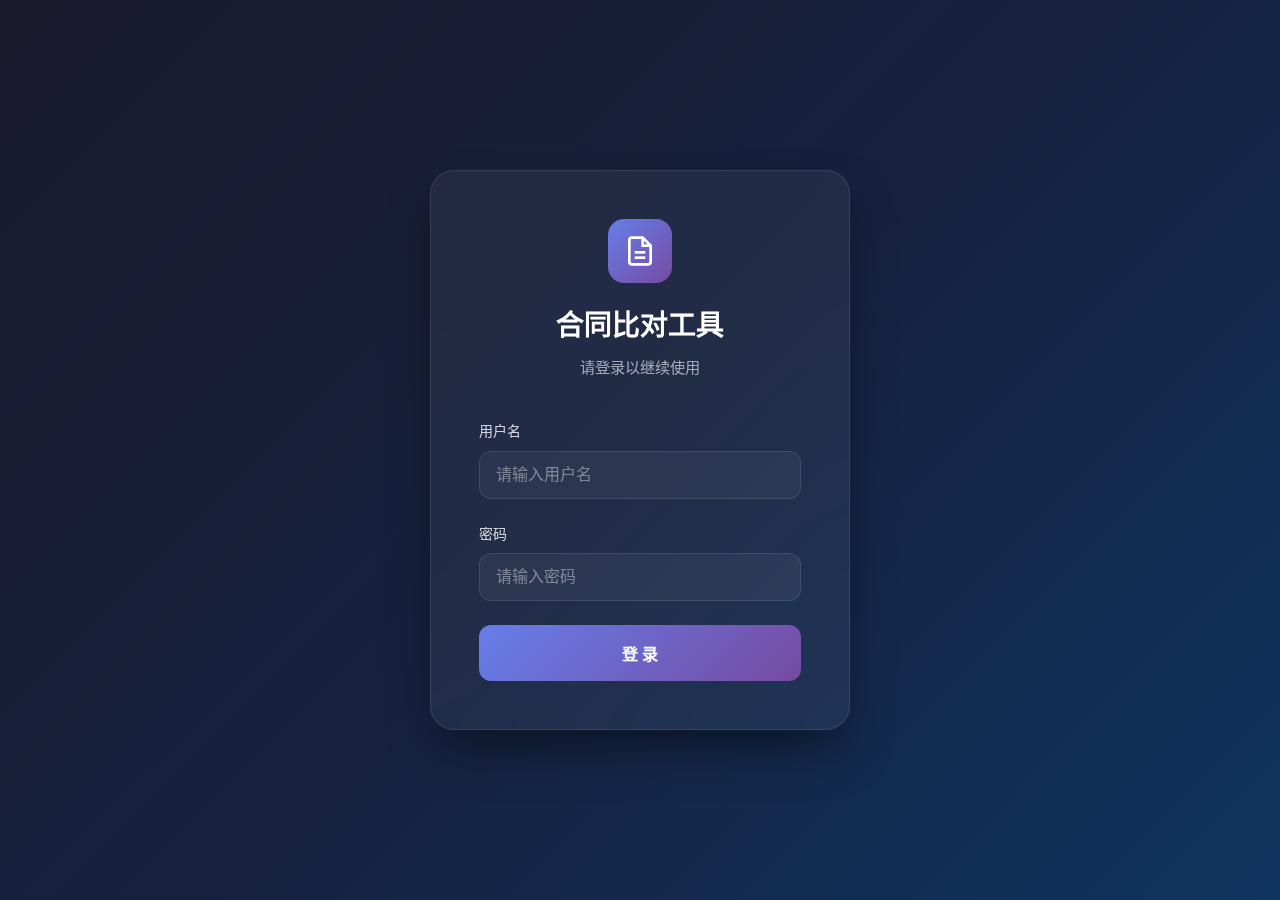
<file: login.html>
<!DOCTYPE html>
<html lang="zh-CN">
<head>
    <meta charset="UTF-8">
    <meta name="viewport" content="width=device-width, initial-scale=1.0">
    <title>登录 - 合同比对工具</title>
    <link rel="stylesheet" href="styles.css">
    <link href="https://fonts.googleapis.com/css2?family=Inter:wght@400;500;600;700&display=swap" rel="stylesheet">
    <style>
        .login-container {
            min-height: 100vh;
            display: flex;
            align-items: center;
            justify-content: center;
            background: linear-gradient(135deg, #1a1a2e 0%, #16213e 50%, #0f3460 100%);
        }

        .login-card {
            background: rgba(255, 255, 255, 0.05);
            backdrop-filter: blur(20px);
            border: 1px solid rgba(255, 255, 255, 0.1);
            border-radius: 24px;
            padding: 48px;
            width: 100%;
            max-width: 420px;
            box-shadow: 0 25px 50px -12px rgba(0, 0, 0, 0.5);
        }

        .login-header {
            text-align: center;
            margin-bottom: 40px;
        }

        .login-logo {
            width: 64px;
            height: 64px;
            margin: 0 auto 20px;
            background: linear-gradient(135deg, #667eea 0%, #764ba2 100%);
            border-radius: 16px;
            display: flex;
            align-items: center;
            justify-content: center;
        }

        .login-logo svg {
            color: white;
        }

        .login-title {
            font-size: 1.75rem;
            font-weight: 700;
            color: white;
            margin-bottom: 8px;
        }

        .login-subtitle {
            color: rgba(255, 255, 255, 0.6);
            font-size: 0.95rem;
        }

        .form-group {
            margin-bottom: 24px;
        }

        .form-label {
            display: block;
            color: rgba(255, 255, 255, 0.8);
            font-size: 0.875rem;
            font-weight: 500;
            margin-bottom: 8px;
        }

        .form-input {
            width: 100%;
            padding: 14px 16px;
            background: rgba(255, 255, 255, 0.05);
            border: 1px solid rgba(255, 255, 255, 0.1);
            border-radius: 12px;
            color: white;
            font-size: 1rem;
            transition: all 0.3s ease;
            box-sizing: border-box;
        }

        .form-input:focus {
            outline: none;
            border-color: #667eea;
            background: rgba(255, 255, 255, 0.08);
            box-shadow: 0 0 0 3px rgba(102, 126, 234, 0.2);
        }

        .form-input::placeholder {
            color: rgba(255, 255, 255, 0.4);
        }

        .login-btn {
            width: 100%;
            padding: 16px;
            background: linear-gradient(135deg, #667eea 0%, #764ba2 100%);
            border: none;
            border-radius: 12px;
            color: white;
            font-size: 1rem;
            font-weight: 600;
            cursor: pointer;
            transition: all 0.3s ease;
        }

        .login-btn:hover {
            transform: translateY(-2px);
            box-shadow: 0 10px 30px rgba(102, 126, 234, 0.4);
        }

        .login-btn:disabled {
            opacity: 0.6;
            cursor: not-allowed;
            transform: none;
        }

        .error-message {
            background: rgba(239, 68, 68, 0.1);
            border: 1px solid rgba(239, 68, 68, 0.3);
            border-radius: 8px;
            padding: 12px 16px;
            color: #f87171;
            font-size: 0.875rem;
            margin-bottom: 24px;
            display: none;
        }

        .error-message.show {
            display: block;
        }
    </style>
</head>
<body>
    <div class="login-container">
        <div class="login-card">
            <div class="login-header">
                <div class="login-logo">
                    <svg width="32" height="32" viewBox="0 0 24 24" fill="none" stroke="currentColor" stroke-width="2">
                        <path d="M14 2H6a2 2 0 0 0-2 2v16a2 2 0 0 0 2 2h12a2 2 0 0 0 2-2V8z"></path>
                        <polyline points="14 2 14 8 20 8"></polyline>
                        <line x1="16" y1="13" x2="8" y2="13"></line>
                        <line x1="16" y1="17" x2="8" y2="17"></line>
                    </svg>
                </div>
                <h1 class="login-title">合同比对工具</h1>
                <p class="login-subtitle">请登录以继续使用</p>
            </div>

            <div class="error-message" id="error-message"></div>

            <form id="login-form">
                <div class="form-group">
                    <label class="form-label" for="username">用户名</label>
                    <input type="text" class="form-input" id="username" name="username" placeholder="请输入用户名" required>
                </div>

                <div class="form-group">
                    <label class="form-label" for="password">密码</label>
                    <input type="password" class="form-input" id="password" name="password" placeholder="请输入密码" required>
                </div>

                <button type="submit" class="login-btn" id="login-btn">登 录</button>
            </form>
        </div>
    </div>

    <script>
        const API_BASE = '/api';

        document.getElementById('login-form').addEventListener('submit', async (e) => {
            e.preventDefault();

            const username = document.getElementById('username').value;
            const password = document.getElementById('password').value;
            const loginBtn = document.getElementById('login-btn');
            const errorMsg = document.getElementById('error-message');

            loginBtn.disabled = true;
            loginBtn.textContent = '登录中...';
            errorMsg.classList.remove('show');

            try {
                const response = await fetch(`${API_BASE}/auth/login`, {
                    method: 'POST',
                    headers: {
                        'Content-Type': 'application/json',
                    },
                    body: JSON.stringify({ username, password }),
                });

                const data = await response.json();

                if (!response.ok) {
                    throw new Error(data.error || '登录失败');
                }

                // Save token and user info
                localStorage.setItem('auth_token', data.token);
                localStorage.setItem('auth_expires', data.expires_at);
                localStorage.setItem('auth_username', data.username);
                localStorage.setItem('auth_tenant', data.tenant);

                // Redirect to main page
                window.location.href = '/index.html';
            } catch (error) {
                errorMsg.textContent = error.message;
                errorMsg.classList.add('show');
            } finally {
                loginBtn.disabled = false;
                loginBtn.textContent = '登 录';
            }
        });

        // Check if already logged in
        const token = localStorage.getItem('auth_token');
        const expires = localStorage.getItem('auth_expires');
        if (token && expires && new Date(expires) > new Date()) {
            window.location.href = '/index.html';
        }
    </script>
</body>
</html>
</file>
<file: styles.css>
/* ===== CSS Variables & Reset ===== */
:root {
    --bg-primary: #0f0f1a;
    --bg-secondary: #1a1a2e;
    --bg-card: #232340;
    --bg-hover: #2a2a4a;

    --text-primary: #ffffff;
    --text-secondary: #a0a0b8;
    --text-muted: #6b6b80;

    --accent-primary: #6366f1;
    --accent-secondary: #818cf8;
    --accent-glow: rgba(99, 102, 241, 0.3);

    --success: #22c55e;
    --success-bg: rgba(34, 197, 94, 0.15);
    --success-border: rgba(34, 197, 94, 0.3);

    --danger: #ef4444;
    --danger-bg: rgba(239, 68, 68, 0.15);
    --danger-border: rgba(239, 68, 68, 0.3);

    --warning: #f59e0b;
    --warning-bg: rgba(245, 158, 11, 0.15);

    --border-color: #2a2a4a;
    --border-radius: 12px;
    --border-radius-lg: 16px;

    --shadow-sm: 0 2px 8px rgba(0, 0, 0, 0.2);
    --shadow-md: 0 4px 20px rgba(0, 0, 0, 0.3);
    --shadow-lg: 0 8px 40px rgba(0, 0, 0, 0.4);

    --transition: all 0.3s ease;
}

* {
    margin: 0;
    padding: 0;
    box-sizing: border-box;
}

body {
    font-family: 'Inter', -apple-system, BlinkMacSystemFont, 'Segoe UI', Roboto, sans-serif;
    background: var(--bg-primary);
    color: var(--text-primary);
    min-height: 100vh;
    line-height: 1.6;
}

/* ===== App Container ===== */
.app-container {
    max-width: 1400px;
    margin: 0 auto;
    padding: 2rem;
}

/* ===== Header ===== */
.header {
    text-align: center;
    margin-bottom: 3rem;
    padding: 2rem 0;
}

.logo {
    display: flex;
    align-items: center;
    justify-content: center;
    gap: 1rem;
    margin-bottom: 0.5rem;
}

.logo svg {
    color: var(--accent-primary);
    filter: drop-shadow(0 0 10px var(--accent-glow));
}

.logo h1 {
    font-size: 2rem;
    font-weight: 700;
    background: linear-gradient(135deg, var(--accent-primary), var(--accent-secondary));
    -webkit-background-clip: text;
    -webkit-text-fill-color: transparent;
    background-clip: text;
}

.subtitle {
    color: var(--text-secondary);
    font-size: 1rem;
}

/* ===== Header Right Section ===== */
.header-right {
    display: flex;
    flex-direction: column;
    align-items: center;
    gap: 0.5rem;
}

.user-info {
    display: flex;
    align-items: center;
    gap: 1rem;
    margin-top: 0.5rem;
    padding: 0.5rem 1rem;
    background: rgba(99, 102, 241, 0.1);
    border-radius: 8px;
    border: 1px solid rgba(99, 102, 241, 0.2);
}

.user-info span {
    color: var(--text-secondary);
    font-size: 0.875rem;
}

.logout-btn {
    padding: 0.375rem 0.75rem;
    font-size: 0.75rem;
    font-weight: 500;
    color: var(--danger);
    background: rgba(239, 68, 68, 0.1);
    border: 1px solid rgba(239, 68, 68, 0.3);
    border-radius: 6px;
    cursor: pointer;
    transition: var(--transition);
}

.logout-btn:hover {
    background: rgba(239, 68, 68, 0.2);
    border-color: var(--danger);
}

/* ===== Upload Section ===== */
.upload-section {
    margin-bottom: 2rem;
}

.upload-grid {
    display: grid;
    grid-template-columns: 1fr auto 1fr;
    gap: 2rem;
    align-items: center;
    margin-bottom: 2rem;
}

.upload-card {
    background: var(--bg-card);
    border: 2px dashed var(--border-color);
    border-radius: var(--border-radius-lg);
    padding: 3rem 2rem;
    text-align: center;
    cursor: pointer;
    transition: var(--transition);
    position: relative;
    overflow: hidden;
}

.upload-card::before {
    content: '';
    position: absolute;
    top: 0;
    left: 0;
    right: 0;
    bottom: 0;
    background: linear-gradient(135deg, var(--accent-glow), transparent);
    opacity: 0;
    transition: var(--transition);
}

.upload-card:hover {
    border-color: var(--accent-primary);
    transform: translateY(-4px);
    box-shadow: var(--shadow-lg);
}

.upload-card:hover::before {
    opacity: 1;
}

.upload-card.has-file {
    border-style: solid;
    border-color: var(--success);
    background: var(--success-bg);
}

.upload-card.processing {
    border-style: solid;
    border-color: var(--accent-primary);
    background: rgba(99, 102, 241, 0.1);
}

/* ===== Progress Bar ===== */
.progress-container {
    margin-top: 1rem;
    width: 100%;
}

.progress-bar {
    width: 100%;
    height: 8px;
    background: var(--bg-secondary);
    border-radius: 4px;
    overflow: hidden;
    margin-bottom: 0.5rem;
}

.progress-fill {
    height: 100%;
    background: linear-gradient(90deg, var(--accent-primary), var(--accent-secondary));
    border-radius: 4px;
    width: 0%;
    transition: width 0.3s ease;
    animation: pulse-progress 1.5s ease-in-out infinite;
}

@keyframes pulse-progress {

    0%,
    100% {
        opacity: 1;
    }

    50% {
        opacity: 0.7;
    }
}

.progress-text {
    font-size: 0.75rem;
    color: var(--text-secondary);
}

.upload-icon {
    color: var(--text-muted);
    margin-bottom: 1rem;
    transition: var(--transition);
}

.upload-card:hover .upload-icon {
    color: var(--accent-primary);
    transform: translateY(-4px);
}

.upload-card h3 {
    font-size: 1.25rem;
    font-weight: 600;
    margin-bottom: 0.5rem;
}

.upload-hint {
    color: var(--text-muted);
    font-size: 0.875rem;
}

.file-info {
    margin-top: 1rem;
    padding: 0.75rem 1rem;
    background: var(--bg-secondary);
    border-radius: var(--border-radius);
    font-size: 0.875rem;
    color: var(--success);
    display: none;
}

.file-info.show {
    display: block;
}

/* Contract ID Display */
.contract-id {
    margin-top: 0.5rem;
    font-size: 0.75rem;
    font-family: 'Monaco', 'Menlo', monospace;
    color: var(--text-muted);
    cursor: pointer;
    opacity: 0.7;
}

.contract-id:hover {
    opacity: 1;
    color: var(--accent-primary);
}

.contract-id:empty {
    display: none;
}

.compare-arrow {
    color: var(--text-muted);
    animation: pulse 2s infinite;
}

@keyframes pulse {

    0%,
    100% {
        opacity: 0.5;
        transform: scale(1);
    }

    50% {
        opacity: 1;
        transform: scale(1.1);
    }
}

/* ===== Compare Button ===== */
.compare-btn {
    display: flex;
    align-items: center;
    justify-content: center;
    gap: 0.75rem;
    width: 100%;
    max-width: 300px;
    margin: 0 auto;
    padding: 1rem 2rem;
    font-size: 1.125rem;
    font-weight: 600;
    color: white;
    background: linear-gradient(135deg, var(--accent-primary), var(--accent-secondary));
    border: none;
    border-radius: var(--border-radius);
    cursor: pointer;
    transition: var(--transition);
    box-shadow: 0 4px 20px var(--accent-glow);
}

.compare-btn:hover:not(:disabled) {
    transform: translateY(-2px);
    box-shadow: 0 8px 30px var(--accent-glow);
}

.compare-btn:disabled {
    opacity: 0.5;
    cursor: not-allowed;
    transform: none;
    box-shadow: none;
}

/* ===== Stats Section ===== */
.stats-section {
    margin-bottom: 2rem;
}

.stats-grid {
    display: grid;
    grid-template-columns: repeat(3, 1fr);
    gap: 1.5rem;
}

.stat-card {
    background: var(--bg-card);
    border-radius: var(--border-radius);
    padding: 1.5rem;
    text-align: center;
    border: 1px solid var(--border-color);
    transition: var(--transition);
}

.stat-card:hover {
    transform: translateY(-2px);
    box-shadow: var(--shadow-md);
}

.stat-value {
    font-size: 2.5rem;
    font-weight: 700;
    margin-bottom: 0.5rem;
}

.stat-label {
    color: var(--text-secondary);
    font-size: 0.875rem;
    text-transform: uppercase;
    letter-spacing: 0.05em;
}

.stat-added .stat-value {
    color: var(--success);
}

.stat-removed .stat-value {
    color: var(--danger);
}

.stat-total .stat-value {
    color: var(--accent-primary);
}

/* ===== Diff Section ===== */
.diff-section {
    margin-bottom: 2rem;
}

.diff-header {
    display: flex;
    align-items: center;
    justify-content: space-between;
    margin-bottom: 1.5rem;
}

.diff-header h2 {
    font-size: 1.5rem;
    font-weight: 600;
}

.legend {
    display: flex;
    gap: 1.5rem;
}

.legend-item {
    display: flex;
    align-items: center;
    gap: 0.5rem;
    font-size: 0.875rem;
    color: var(--text-secondary);
}

.legend-color {
    width: 16px;
    height: 16px;
    border-radius: 4px;
}

.legend-item.added .legend-color {
    background: var(--success-bg);
    border: 1px solid var(--success-border);
}

.legend-item.removed .legend-color {
    background: var(--danger-bg);
    border: 1px solid var(--danger-border);
}

/* ===== Sync Scroll Controls ===== */
.sync-scroll-controls {
    display: flex;
    align-items: center;
    gap: 0.75rem;
    margin-left: auto;
}

.sync-scroll-btn {
    display: flex;
    align-items: center;
    gap: 0.5rem;
    padding: 0.5rem 1rem;
    font-size: 0.8125rem;
    font-weight: 500;
    color: var(--text-secondary);
    background: var(--bg-card);
    border: 1px solid var(--border-color);
    border-radius: 8px;
    cursor: pointer;
    transition: var(--transition);
}

.sync-scroll-btn:hover {
    background: var(--bg-hover);
    border-color: var(--accent-primary);
    color: var(--text-primary);
}

.sync-scroll-btn.active {
    background: var(--accent-primary);
    border-color: var(--accent-primary);
    color: white;
}

.sync-scroll-btn.active:hover {
    background: var(--accent-secondary);
}

.sync-scroll-btn svg {
    flex-shrink: 0;
}

.sync-mode-select {
    padding: 0.5rem 0.75rem;
    font-size: 0.8125rem;
    color: var(--text-primary);
    background: var(--bg-card);
    border: 1px solid var(--border-color);
    border-radius: 8px;
    cursor: pointer;
    transition: var(--transition);
    outline: none;
}

.sync-mode-select:hover {
    border-color: var(--accent-primary);
}

.sync-mode-select:focus {
    border-color: var(--accent-primary);
    box-shadow: 0 0 0 2px var(--accent-glow);
}

.sync-mode-select option {
    background: var(--bg-secondary);
    color: var(--text-primary);
}

/* ===== Export Button ===== */
.diff-actions {
    display: flex;
    gap: 1rem;
}

.export-btn {
    display: flex;
    align-items: center;
    gap: 0.5rem;
    padding: 0.75rem 1.25rem;
    font-size: 0.875rem;
    font-weight: 500;
    color: white;
    background: linear-gradient(135deg, #059669, #10b981);
    border: none;
    border-radius: var(--border-radius);
    cursor: pointer;
    transition: var(--transition);
}

.export-btn:hover {
    transform: translateY(-2px);
    box-shadow: 0 4px 20px rgba(16, 185, 129, 0.3);
}

.diff-container {
    display: grid;
    grid-template-columns: 1fr 1fr;
    gap: 1.5rem;
}

.diff-panel {
    background: var(--bg-card);
    border-radius: var(--border-radius-lg);
    overflow: hidden;
    border: 1px solid var(--border-color);
}

.panel-header {
    background: var(--bg-secondary);
    padding: 1rem 1.5rem;
    font-weight: 600;
    border-bottom: 1px solid var(--border-color);
    display: flex;
    align-items: center;
    gap: 0.5rem;
}

.panel-content {
    padding: 1.5rem;
    max-height: 600px;
    overflow-y: auto;
    font-size: 0.9375rem;
    line-height: 1.8;
}

.panel-content::-webkit-scrollbar {
    width: 8px;
}

.panel-content::-webkit-scrollbar-track {
    background: var(--bg-secondary);
}

.panel-content::-webkit-scrollbar-thumb {
    background: var(--border-color);
    border-radius: 4px;
}

.panel-content::-webkit-scrollbar-thumb:hover {
    background: var(--text-muted);
}

/* ===== Diff Highlights ===== */
.diff-paragraph {
    margin-bottom: 1rem;
    padding: 0.75rem 1rem;
    border-radius: var(--border-radius);
    background: var(--bg-secondary);
    border-left: 3px solid transparent;
}

.diff-paragraph.has-diff {
    border-left-color: var(--warning);
}

.diff-added {
    background: var(--success-bg);
    color: var(--success);
    padding: 0.125rem 0.25rem;
    border-radius: 3px;
    text-decoration: none;
}

.diff-removed {
    background: var(--danger-bg);
    color: var(--danger);
    padding: 0.125rem 0.25rem;
    border-radius: 3px;
    text-decoration: line-through;
}

.diff-page-marker {
    font-size: 0.75rem;
    color: var(--text-muted);
    text-transform: uppercase;
    letter-spacing: 0.1em;
    margin: 1.5rem 0 1rem;
    padding-bottom: 0.5rem;
    border-bottom: 1px dashed var(--border-color);
}

/* ===== PDF Section ===== */
.pdf-section {
    margin-bottom: 2rem;
}

.pdf-header {
    display: flex;
    align-items: center;
    justify-content: space-between;
    margin-bottom: 1rem;
}

.pdf-header h2 {
    font-size: 1.5rem;
    font-weight: 600;
}

.pdf-upload-inline {
    display: flex;
    align-items: center;
    gap: 1rem;
}

.pdf-upload-btn {
    display: flex;
    align-items: center;
    gap: 0.5rem;
    padding: 0.75rem 1.25rem;
    font-size: 0.875rem;
    font-weight: 500;
    color: white;
    background: linear-gradient(135deg, var(--accent-primary), var(--accent-secondary));
    border: none;
    border-radius: var(--border-radius);
    cursor: pointer;
    transition: var(--transition);
}

.pdf-upload-btn:hover {
    transform: translateY(-2px);
    box-shadow: 0 4px 20px var(--accent-glow);
}

.pdf-filename {
    color: var(--success);
    font-size: 0.875rem;
}

.pdf-legend {
    display: flex;
    gap: 1.5rem;
    margin-bottom: 1rem;
}

.pdf-viewer-container {
    background: var(--bg-card);
    border-radius: var(--border-radius-lg);
    border: 1px solid var(--border-color);
    overflow: hidden;
}

.pdf-navigation {
    display: flex;
    align-items: center;
    justify-content: center;
    gap: 1rem;
    padding: 1rem;
    background: var(--bg-secondary);
    border-bottom: 1px solid var(--border-color);
}

.nav-btn {
    display: flex;
    align-items: center;
    justify-content: center;
    width: 36px;
    height: 36px;
    background: var(--bg-card);
    border: 1px solid var(--border-color);
    border-radius: 8px;
    color: var(--text-secondary);
    cursor: pointer;
    transition: var(--transition);
}

.nav-btn:hover:not(:disabled) {
    background: var(--bg-hover);
    color: var(--text-primary);
    border-color: var(--accent-primary);
}

.nav-btn:disabled {
    opacity: 0.4;
    cursor: not-allowed;
}

.page-info {
    font-size: 0.875rem;
    color: var(--text-secondary);
    min-width: 80px;
    text-align: center;
}

.zoom-controls {
    display: flex;
    align-items: center;
    gap: 0.5rem;
}

.zoom-level {
    font-size: 0.875rem;
    color: var(--text-secondary);
    min-width: 50px;
    text-align: center;
}

.pdf-controls {
    display: flex;
    align-items: center;
    gap: 2rem;
}

.page-navigation {
    display: flex;
    align-items: center;
    gap: 0.5rem;
}

/* ===== Dual PDF Container ===== */
.pdf-dual-container {
    display: grid;
    grid-template-columns: 1fr 1fr;
    gap: 1rem;
}

.pdf-panel {
    background: var(--bg-card);
    border-radius: var(--border-radius-lg);
    border: 1px solid var(--border-color);
    overflow: hidden;
}

.pdf-panel-header {
    display: flex;
    align-items: center;
    gap: 1rem;
    padding: 0.75rem 1rem;
    background: var(--bg-secondary);
    border-bottom: 1px solid var(--border-color);
    flex-wrap: wrap;
}

.pdf-panel-title {
    font-weight: 600;
    font-size: 0.9375rem;
}

.pdf-upload-btn-small {
    display: flex;
    align-items: center;
    gap: 0.375rem;
    padding: 0.5rem 0.75rem;
    font-size: 0.75rem;
    font-weight: 500;
    color: white;
    background: var(--accent-primary);
    border: none;
    border-radius: 6px;
    cursor: pointer;
    transition: var(--transition);
}

.pdf-upload-btn-small:hover {
    background: var(--accent-secondary);
}

.legend-badge {
    font-size: 0.6875rem;
    padding: 0.25rem 0.5rem;
    border-radius: 4px;
    margin-left: auto;
}

.legend-badge.added {
    background: var(--success-bg);
    color: var(--success);
    border: 1px solid var(--success-border);
}

.legend-badge.removed {
    background: var(--danger-bg);
    color: var(--danger);
    border: 1px solid var(--danger-border);
}

.pdf-viewer {
    position: relative;
    min-height: 500px;
    max-height: 800px;
    overflow: auto;
    display: flex;
    flex-direction: column;
    align-items: center;
    padding: 1rem;
    background: var(--bg-primary);
}

.pdf-pages-container {
    display: flex;
    flex-direction: column;
    align-items: center;
    gap: 1rem;
}

.pdf-page-wrapper {
    position: relative;
    box-shadow: var(--shadow-lg);
    background: white;
}

.pdf-canvas-left,
.pdf-canvas-right,
#pdf-canvas-left,
#pdf-canvas-right {
    display: block;
}

.pdf-overlay {
    position: absolute;
    top: 0;
    left: 0;
    width: 100%;
    height: 100%;
    pointer-events: none;
}

.pdf-overlay .highlight-added {
    fill: rgba(34, 197, 94, 0.35);
    stroke: rgba(34, 197, 94, 0.8);
    stroke-width: 2;
}

.pdf-overlay .highlight-removed {
    fill: rgba(239, 68, 68, 0.35);
    stroke: rgba(239, 68, 68, 0.8);
    stroke-width: 2;
}

.pdf-placeholder {
    display: flex;
    flex-direction: column;
    align-items: center;
    justify-content: center;
    min-height: 300px;
    color: var(--text-muted);
    gap: 0.75rem;
}

.pdf-placeholder p {
    font-size: 0.8125rem;
}

.pdf-placeholder.loading p {
    color: var(--accent-primary);
}

/* ===== PDF Loading Spinner ===== */
.pdf-loading-spinner {
    width: 48px;
    height: 48px;
    border: 3px solid var(--border-color);
    border-top-color: var(--accent-primary);
    border-radius: 50%;
    animation: pdf-spin 1s linear infinite;
    display: none;
}

.pdf-placeholder.loading .pdf-loading-spinner {
    display: block;
}

@keyframes pdf-spin {
    to {
        transform: rotate(360deg);
    }
}

/* ===== DOCX Content Styles ===== */
.docx-page-wrapper {
    background: white;
    padding: 1.5rem;
    width: 100%;
    max-width: 100%;
    box-sizing: border-box;
    box-shadow: var(--shadow-lg);
    overflow-x: auto;
}

.docx-content {
    font-family: 'Times New Roman', serif;
    font-size: 12px;
    line-height: 1.5;
    color: #333;
    width: 100%;
    word-wrap: break-word;
    overflow-wrap: break-word;
}

.docx-content p {
    margin-bottom: 0.75em;
}

.docx-content h1,
.docx-content h2,
.docx-content h3,
.docx-content h4,
.docx-content h5,
.docx-content h6 {
    margin-top: 0.75em;
    margin-bottom: 0.5em;
    font-weight: bold;
}

.docx-content h1 {
    font-size: 1.5em;
}

.docx-content h2 {
    font-size: 1.3em;
}

.docx-content h3 {
    font-size: 1.1em;
}

.docx-content table {
    border-collapse: collapse;
    width: 100%;
    margin: 0.75em 0;
    font-size: 11px;
}

.docx-content table td,
.docx-content table th {
    border: 1px solid #ddd;
    padding: 0.4em;
}

.docx-content ul,
.docx-content ol {
    margin-left: 1.5em;
    margin-bottom: 0.75em;
}

.docx-content img {
    max-width: 100%;
    height: auto;
}

.docx-overlay {
    position: absolute;
    top: 0;
    left: 0;
    width: 100%;
    height: 100%;
    pointer-events: none;
}

/* DOCX Diff Highlighting */
.docx-highlight-added {
    background: rgba(34, 197, 94, 0.3);
    color: #166534;
    padding: 0.1em 0.2em;
    border-radius: 2px;
    border-bottom: 2px solid #22c55e;
}

.docx-highlight-removed {
    background: rgba(239, 68, 68, 0.3);
    color: #991b1b;
    padding: 0.1em 0.2em;
    border-radius: 2px;
    text-decoration: line-through;
    border-bottom: 2px solid #ef4444;
}

/* ===== Footer ===== */
.footer {
    text-align: center;
    padding: 2rem;
    color: var(--text-muted);
    font-size: 0.875rem;
}

/* ===== Loading State ===== */
.loading {
    display: flex;
    align-items: center;
    justify-content: center;
    gap: 0.5rem;
    padding: 2rem;
    color: var(--text-secondary);
}

.loading::before {
    content: '';
    width: 20px;
    height: 20px;
    border: 2px solid var(--border-color);
    border-top-color: var(--accent-primary);
    border-radius: 50%;
    animation: spin 1s linear infinite;
}

@keyframes spin {
    to {
        transform: rotate(360deg);
    }
}

/* ===== Responsive ===== */
@media (max-width: 768px) {
    .app-container {
        padding: 1rem;
    }

    .upload-grid {
        grid-template-columns: 1fr;
        gap: 1rem;
    }

    .compare-arrow {
        transform: rotate(90deg);
    }

    .stats-grid {
        grid-template-columns: 1fr;
    }

    .diff-container {
        grid-template-columns: 1fr;
    }

    .diff-header {
        flex-direction: column;
        gap: 1rem;
        align-items: flex-start;
    }

    .pdf-header {
        flex-direction: column;
        gap: 1rem;
        align-items: flex-start;
    }

    .pdf-navigation {
        flex-wrap: wrap;
    }
}
</file>
